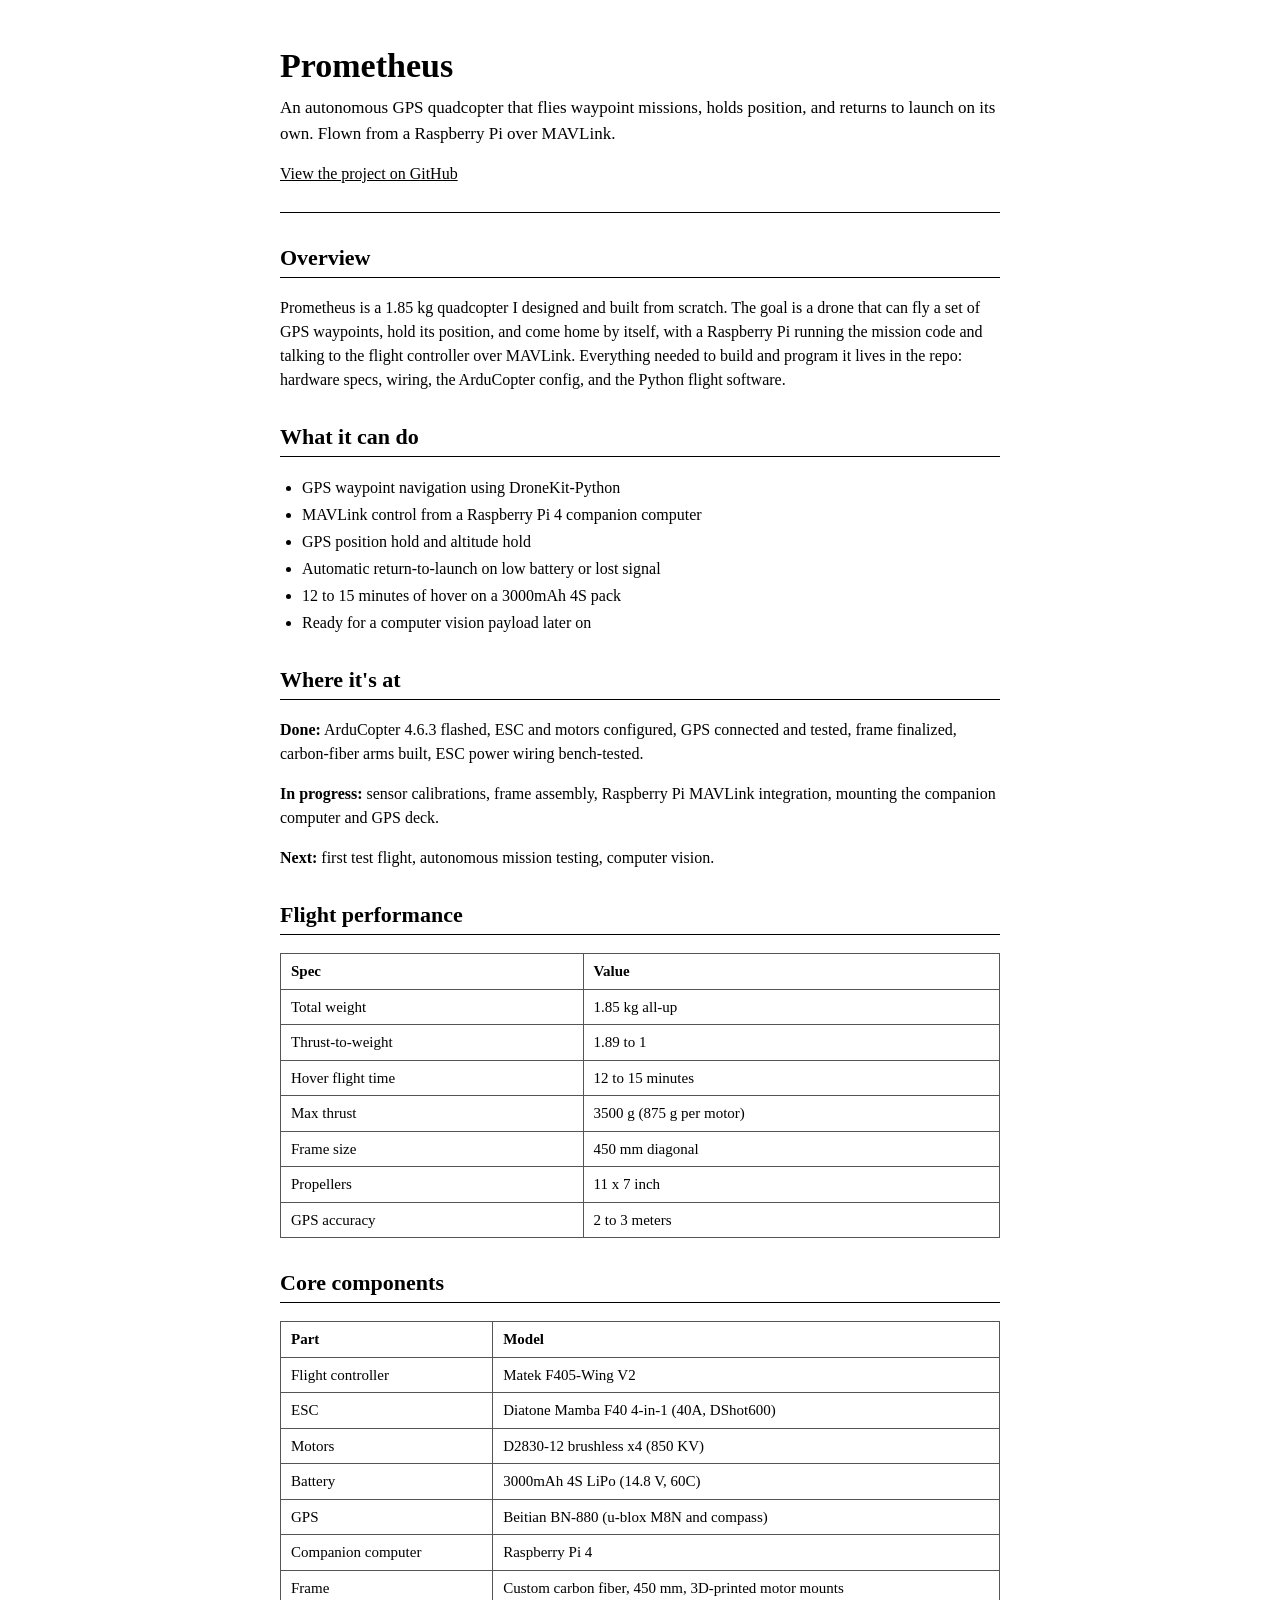
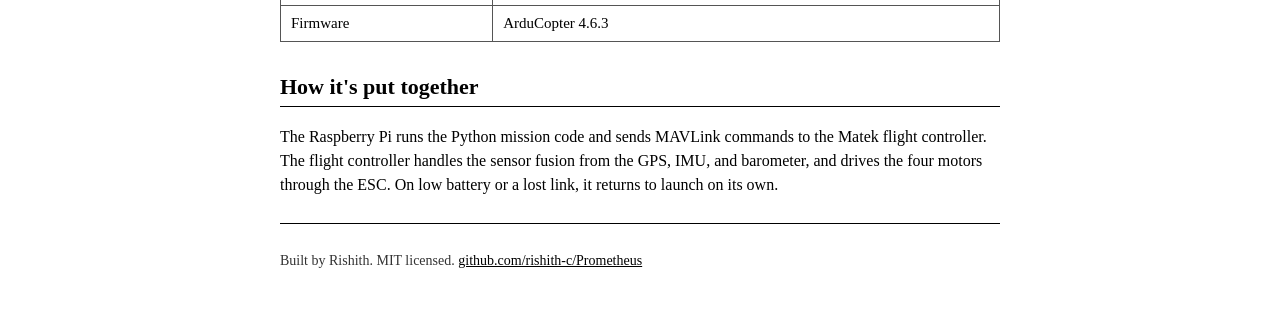
<file: index.html>
<!DOCTYPE html>
<html lang="en">
<head>
<meta charset="utf-8">
<meta name="viewport" content="width=device-width, initial-scale=1">
<title>Prometheus - Autonomous GPS Quadcopter</title>
<link rel="stylesheet" href="styles.css">
</head>
<body>
<div class="page">

  <h1>Prometheus</h1>
  <p class="sub">An autonomous GPS quadcopter that flies waypoint missions, holds position, and returns to launch on its own. Flown from a Raspberry Pi over MAVLink.</p>

  <p><a href="https://github.com/rishith-c/Prometheus">View the project on GitHub</a></p>

  <hr>

  <h2>Overview</h2>
  <p>Prometheus is a 1.85 kg quadcopter I designed and built from scratch. The goal is a drone that can fly a set of GPS waypoints, hold its position, and come home by itself, with a Raspberry Pi running the mission code and talking to the flight controller over MAVLink. Everything needed to build and program it lives in the repo: hardware specs, wiring, the ArduCopter config, and the Python flight software.</p>

  <h2>What it can do</h2>
  <ul>
    <li>GPS waypoint navigation using DroneKit-Python</li>
    <li>MAVLink control from a Raspberry Pi 4 companion computer</li>
    <li>GPS position hold and altitude hold</li>
    <li>Automatic return-to-launch on low battery or lost signal</li>
    <li>12 to 15 minutes of hover on a 3000mAh 4S pack</li>
    <li>Ready for a computer vision payload later on</li>
  </ul>

  <h2>Where it's at</h2>
  <p><b>Done:</b> ArduCopter 4.6.3 flashed, ESC and motors configured, GPS connected and tested, frame finalized, carbon-fiber arms built, ESC power wiring bench-tested.</p>
  <p><b>In progress:</b> sensor calibrations, frame assembly, Raspberry Pi MAVLink integration, mounting the companion computer and GPS deck.</p>
  <p><b>Next:</b> first test flight, autonomous mission testing, computer vision.</p>

  <h2>Flight performance</h2>
  <table>
    <tr><th>Spec</th><th>Value</th></tr>
    <tr><td>Total weight</td><td>1.85 kg all-up</td></tr>
    <tr><td>Thrust-to-weight</td><td>1.89 to 1</td></tr>
    <tr><td>Hover flight time</td><td>12 to 15 minutes</td></tr>
    <tr><td>Max thrust</td><td>3500 g (875 g per motor)</td></tr>
    <tr><td>Frame size</td><td>450 mm diagonal</td></tr>
    <tr><td>Propellers</td><td>11 x 7 inch</td></tr>
    <tr><td>GPS accuracy</td><td>2 to 3 meters</td></tr>
  </table>

  <h2>Core components</h2>
  <table>
    <tr><th>Part</th><th>Model</th></tr>
    <tr><td>Flight controller</td><td>Matek F405-Wing V2</td></tr>
    <tr><td>ESC</td><td>Diatone Mamba F40 4-in-1 (40A, DShot600)</td></tr>
    <tr><td>Motors</td><td>D2830-12 brushless x4 (850 KV)</td></tr>
    <tr><td>Battery</td><td>3000mAh 4S LiPo (14.8 V, 60C)</td></tr>
    <tr><td>GPS</td><td>Beitian BN-880 (u-blox M8N and compass)</td></tr>
    <tr><td>Companion computer</td><td>Raspberry Pi 4</td></tr>
    <tr><td>Frame</td><td>Custom carbon fiber, 450 mm, 3D-printed motor mounts</td></tr>
    <tr><td>Firmware</td><td>ArduCopter 4.6.3</td></tr>
  </table>

  <h2>How it's put together</h2>
  <p>The Raspberry Pi runs the Python mission code and sends MAVLink commands to the Matek flight controller. The flight controller handles the sensor fusion from the GPS, IMU, and barometer, and drives the four motors through the ESC. On low battery or a lost link, it returns to launch on its own.</p>

  <hr>
  <p class="foot">Built by Rishith. MIT licensed. <a href="https://github.com/rishith-c/Prometheus">github.com/rishith-c/Prometheus</a></p>

</div>
</body>
</html>
</file>
<file: styles.css>
body {
  font-family: "Times New Roman", Times, serif;
  color: #000;
  background: #ffffff;
  line-height: 1.5;
  margin: 0;
}

.page {
  max-width: 720px;
  margin: 40px auto;
  padding: 0 20px;
}

h1 {
  font-size: 34px;
  margin: 0 0 4px 0;
}

.sub {
  font-size: 17px;
  margin: 0 0 12px 0;
}

h2 {
  font-size: 22px;
  margin-top: 28px;
  border-bottom: 1px solid #000;
  padding-bottom: 3px;
}

p {
  font-size: 16px;
}

ul {
  padding-left: 22px;
}

li {
  margin: 3px 0;
}

table {
  border-collapse: collapse;
  width: 100%;
  margin-top: 8px;
}

th, td {
  border: 1px solid #555;
  padding: 6px 10px;
  text-align: left;
  font-size: 15px;
}

th {
  font-weight: bold;
}

hr {
  border: none;
  border-top: 1px solid #000;
  margin: 26px 0;
}

a {
  color: #000;
}

.foot {
  font-size: 14px;
  color: #333;
}
</file>
